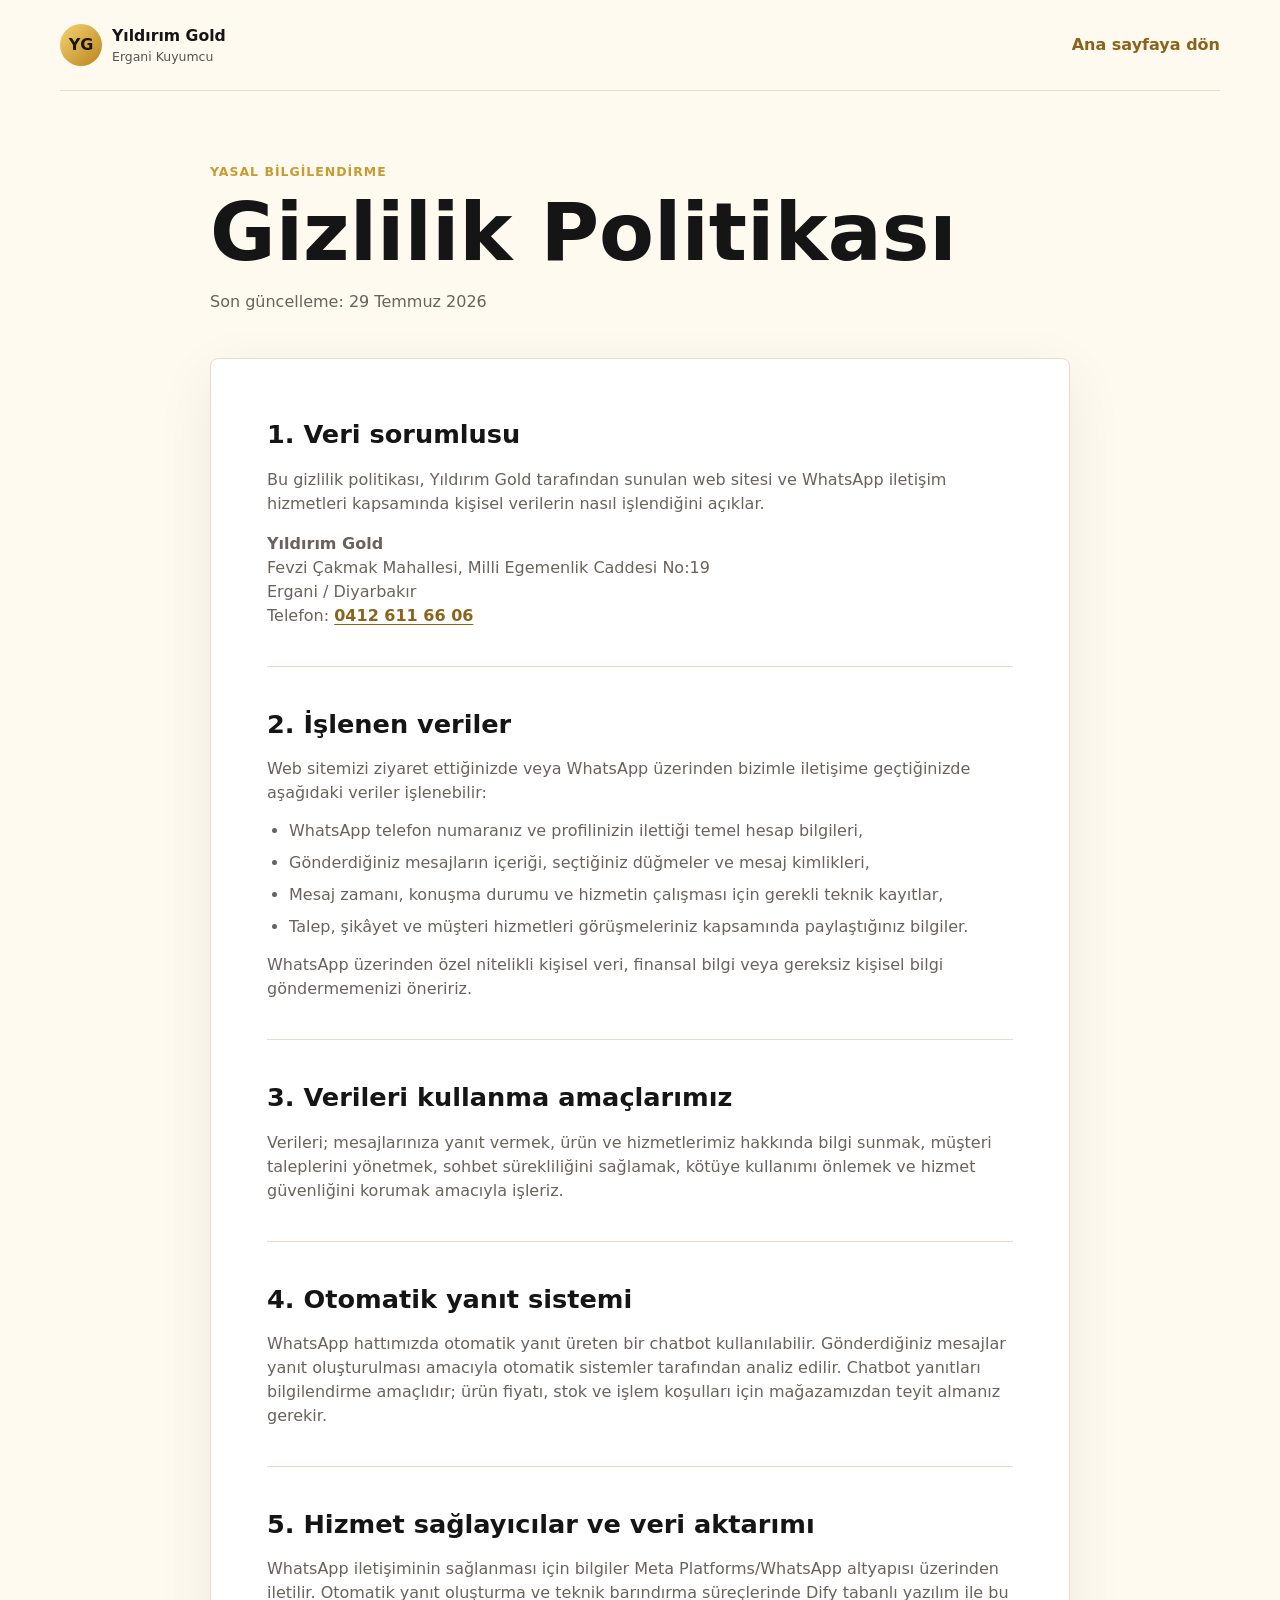
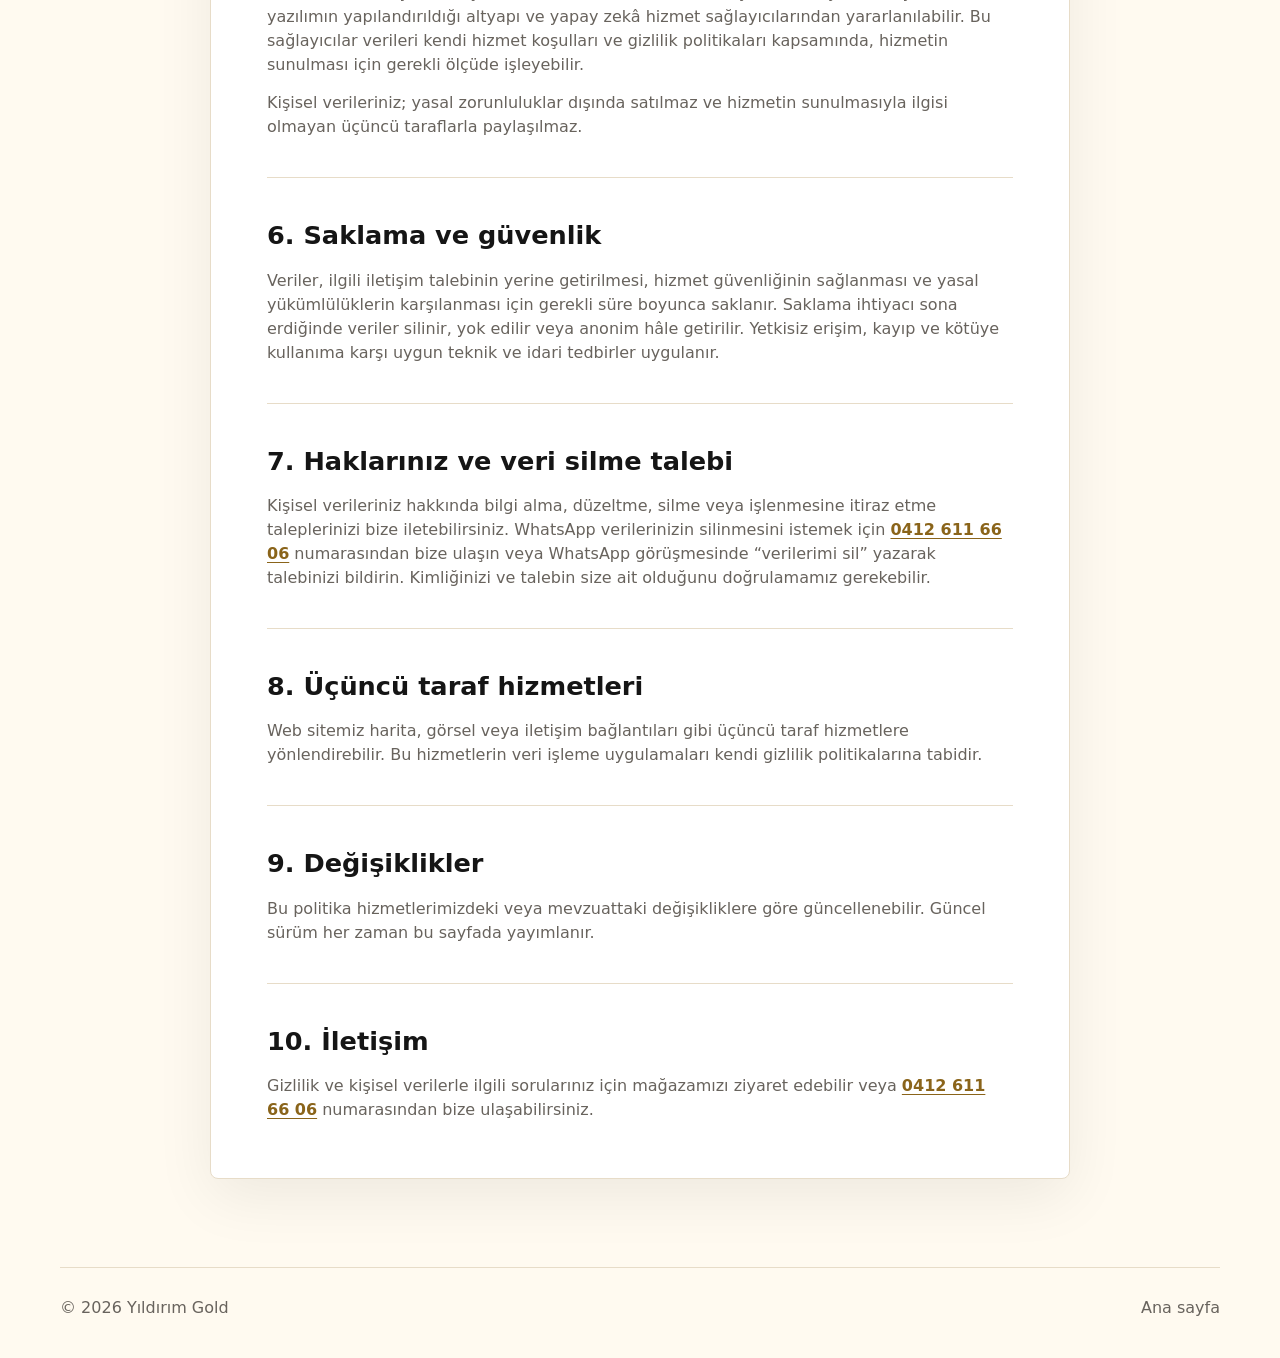
<file: gizlilik-politikasi.html>
<!doctype html>
<html lang="tr">
<head>
  <meta charset="utf-8">
  <meta name="viewport" content="width=device-width, initial-scale=1">
  <title>Gizlilik Politikası | Yıldırım Gold</title>
  <meta name="description" content="Yıldırım Gold web sitesi ve WhatsApp iletişim hizmetlerine ilişkin gizlilik politikası.">
  <link rel="icon" href="favicon.svg" type="image/svg+xml">
  <link rel="stylesheet" href="styles.css">
</head>
<body class="legal-page">
  <header class="legal-header">
    <a class="brand" href="/" aria-label="Yıldırım Gold ana sayfa"><span class="brand-mark">YG</span><span><strong>Yıldırım Gold</strong><small>Ergani Kuyumcu</small></span></a>
    <a class="text-link" href="/">Ana sayfaya dön</a>
  </header>
  <main class="legal-main">
    <div class="legal-title"><p class="eyebrow">Yasal bilgilendirme</p><h1>Gizlilik Politikası</h1><p>Son güncelleme: 29 Temmuz 2026</p></div>
    <article class="legal-content">
      <section><h2>1. Veri sorumlusu</h2><p>Bu gizlilik politikası, Yıldırım Gold tarafından sunulan web sitesi ve WhatsApp iletişim hizmetleri kapsamında kişisel verilerin nasıl işlendiğini açıklar.</p><address><strong>Yıldırım Gold</strong><br>Fevzi Çakmak Mahallesi, Milli Egemenlik Caddesi No:19<br>Ergani / Diyarbakır<br>Telefon: <a href="tel:+904126116606">0412 611 66 06</a></address></section>
      <section><h2>2. İşlenen veriler</h2><p>Web sitemizi ziyaret ettiğinizde veya WhatsApp üzerinden bizimle iletişime geçtiğinizde aşağıdaki veriler işlenebilir:</p><ul><li>WhatsApp telefon numaranız ve profilinizin ilettiği temel hesap bilgileri,</li><li>Gönderdiğiniz mesajların içeriği, seçtiğiniz düğmeler ve mesaj kimlikleri,</li><li>Mesaj zamanı, konuşma durumu ve hizmetin çalışması için gerekli teknik kayıtlar,</li><li>Talep, şikâyet ve müşteri hizmetleri görüşmeleriniz kapsamında paylaştığınız bilgiler.</li></ul><p>WhatsApp üzerinden özel nitelikli kişisel veri, finansal bilgi veya gereksiz kişisel bilgi göndermemenizi öneririz.</p></section>
      <section><h2>3. Verileri kullanma amaçlarımız</h2><p>Verileri; mesajlarınıza yanıt vermek, ürün ve hizmetlerimiz hakkında bilgi sunmak, müşteri taleplerini yönetmek, sohbet sürekliliğini sağlamak, kötüye kullanımı önlemek ve hizmet güvenliğini korumak amacıyla işleriz.</p></section>
      <section><h2>4. Otomatik yanıt sistemi</h2><p>WhatsApp hattımızda otomatik yanıt üreten bir chatbot kullanılabilir. Gönderdiğiniz mesajlar yanıt oluşturulması amacıyla otomatik sistemler tarafından analiz edilir. Chatbot yanıtları bilgilendirme amaçlıdır; ürün fiyatı, stok ve işlem koşulları için mağazamızdan teyit almanız gerekir.</p></section>
      <section><h2>5. Hizmet sağlayıcılar ve veri aktarımı</h2><p>WhatsApp iletişiminin sağlanması için bilgiler Meta Platforms/WhatsApp altyapısı üzerinden iletilir. Otomatik yanıt oluşturma ve teknik barındırma süreçlerinde Dify tabanlı yazılım ile bu yazılımın yapılandırıldığı altyapı ve yapay zekâ hizmet sağlayıcılarından yararlanılabilir. Bu sağlayıcılar verileri kendi hizmet koşulları ve gizlilik politikaları kapsamında, hizmetin sunulması için gerekli ölçüde işleyebilir.</p><p>Kişisel verileriniz; yasal zorunluluklar dışında satılmaz ve hizmetin sunulmasıyla ilgisi olmayan üçüncü taraflarla paylaşılmaz.</p></section>
      <section><h2>6. Saklama ve güvenlik</h2><p>Veriler, ilgili iletişim talebinin yerine getirilmesi, hizmet güvenliğinin sağlanması ve yasal yükümlülüklerin karşılanması için gerekli süre boyunca saklanır. Saklama ihtiyacı sona erdiğinde veriler silinir, yok edilir veya anonim hâle getirilir. Yetkisiz erişim, kayıp ve kötüye kullanıma karşı uygun teknik ve idari tedbirler uygulanır.</p></section>
      <section><h2>7. Haklarınız ve veri silme talebi</h2><p>Kişisel verileriniz hakkında bilgi alma, düzeltme, silme veya işlenmesine itiraz etme taleplerinizi bize iletebilirsiniz. WhatsApp verilerinizin silinmesini istemek için <a href="tel:+904126116606">0412 611 66 06</a> numarasından bize ulaşın veya WhatsApp görüşmesinde “verilerimi sil” yazarak talebinizi bildirin. Kimliğinizi ve talebin size ait olduğunu doğrulamamız gerekebilir.</p></section>
      <section><h2>8. Üçüncü taraf hizmetleri</h2><p>Web sitemiz harita, görsel veya iletişim bağlantıları gibi üçüncü taraf hizmetlere yönlendirebilir. Bu hizmetlerin veri işleme uygulamaları kendi gizlilik politikalarına tabidir.</p></section>
      <section><h2>9. Değişiklikler</h2><p>Bu politika hizmetlerimizdeki veya mevzuattaki değişikliklere göre güncellenebilir. Güncel sürüm her zaman bu sayfada yayımlanır.</p></section>
      <section><h2>10. İletişim</h2><p>Gizlilik ve kişisel verilerle ilgili sorularınız için mağazamızı ziyaret edebilir veya <a href="tel:+904126116606">0412 611 66 06</a> numarasından bize ulaşabilirsiniz.</p></section>
    </article>
  </main>
  <footer class="site-footer"><span>© 2026 Yıldırım Gold</span><a href="/">Ana sayfa</a></footer>
</body>
</html>
</file>
<file: styles.css>
:root {
  --ink: #151515;
  --muted: #68635d;
  --paper: #fffaf0;
  --surface: #ffffff;
  --line: #e7dcc8;
  --gold: #c79a32;
  --gold-dark: #8a641a;
  --green: #128c4a;
  --shadow: 0 24px 70px rgba(20, 17, 12, 0.14);
  --max: 1160px;
}

* {
  box-sizing: border-box;
}

html {
  scroll-behavior: smooth;
}

body {
  margin: 0;
  color: var(--ink);
  background: var(--paper);
  font-family: Inter, ui-sans-serif, system-ui, -apple-system, BlinkMacSystemFont, "Segoe UI", sans-serif;
  line-height: 1.5;
}

img {
  display: block;
  max-width: 100%;
}

a {
  color: inherit;
  text-decoration: none;
}

.site-header {
  position: fixed;
  inset: 0 0 auto;
  z-index: 30;
  display: grid;
  grid-template-columns: auto 1fr auto;
  align-items: center;
  gap: 24px;
  width: min(calc(100% - 32px), var(--max));
  margin: 16px auto 0;
  padding: 12px;
  border: 1px solid rgba(255, 255, 255, 0.24);
  border-radius: 8px;
  color: #fff;
  background: rgba(20, 18, 16, 0.42);
  backdrop-filter: blur(16px);
  transition: background 180ms ease, color 180ms ease, box-shadow 180ms ease;
}

.site-header.is-scrolled,
.site-header.is-open {
  color: var(--ink);
  background: rgba(255, 250, 240, 0.94);
  border-color: rgba(199, 154, 50, 0.18);
  box-shadow: 0 12px 40px rgba(20, 17, 12, 0.08);
}

.brand {
  display: inline-flex;
  align-items: center;
  gap: 10px;
  min-width: max-content;
}

.brand-mark {
  display: grid;
  place-items: center;
  width: 42px;
  height: 42px;
  border-radius: 50%;
  color: #1b1407;
  background: linear-gradient(135deg, #f6d372, #b9841d);
  font-weight: 800;
  letter-spacing: 0;
}

.brand strong,
.brand small {
  display: block;
}

.brand strong {
  font-size: 0.98rem;
}

.brand small {
  color: currentColor;
  opacity: 0.72;
  font-size: 0.78rem;
}

.site-nav {
  justify-self: center;
  display: flex;
  align-items: center;
  gap: 26px;
  font-size: 0.92rem;
}

.site-nav a {
  opacity: 0.88;
}

.site-nav a:hover {
  opacity: 1;
}

.header-action,
.btn,
.price-toolbar a,
.floating-whatsapp {
  display: inline-flex;
  align-items: center;
  justify-content: center;
  min-height: 44px;
  border-radius: 8px;
  font-weight: 700;
}

.header-action {
  padding: 0 18px;
  color: #fff;
  background: var(--green);
}

.nav-toggle {
  display: none;
  width: 44px;
  height: 44px;
  border: 0;
  border-radius: 8px;
  background: rgba(255, 255, 255, 0.16);
}

.nav-toggle span {
  display: block;
  width: 18px;
  height: 2px;
  margin: 5px auto;
  background: currentColor;
}

.hero {
  position: relative;
  min-height: 92vh;
  display: grid;
  align-items: end;
  overflow: hidden;
  color: #fff;
  background: #171410;
}

.hero picture,
.hero img,
.hero-overlay {
  position: absolute;
  inset: 0;
  width: 100%;
  height: 100%;
}

.hero img {
  object-fit: cover;
}

.hero-overlay {
  background:
    linear-gradient(90deg, rgba(0, 0, 0, 0.76), rgba(0, 0, 0, 0.28) 58%, rgba(0, 0, 0, 0.48)),
    linear-gradient(0deg, rgba(0, 0, 0, 0.68), rgba(0, 0, 0, 0.05) 42%);
}

.hero-content {
  position: relative;
  z-index: 1;
  width: min(calc(100% - 32px), var(--max));
  margin: 0 auto;
  padding: 180px 0 156px;
}

.eyebrow {
  margin: 0 0 12px;
  color: var(--gold);
  font-size: 0.78rem;
  font-weight: 800;
  letter-spacing: 0.08em;
  text-transform: uppercase;
}

.hero h1 {
  max-width: 780px;
  margin: 0;
  font-size: clamp(4rem, 11vw, 9.5rem);
  line-height: 0.88;
  letter-spacing: 0;
}

.hero-copy {
  max-width: 600px;
  margin: 28px 0 0;
  color: rgba(255, 255, 255, 0.9);
  font-size: clamp(1.15rem, 2vw, 1.45rem);
}

.hero-actions,
.contact-actions {
  display: flex;
  flex-wrap: wrap;
  gap: 12px;
  margin-top: 32px;
}

.btn {
  padding: 0 22px;
  border: 1px solid transparent;
}

.btn-primary {
  color: #1b1407;
  background: linear-gradient(135deg, #f5d36f, #c08b22);
}

.btn-ghost {
  color: #fff;
  border-color: rgba(255, 255, 255, 0.42);
  background: rgba(255, 255, 255, 0.08);
}

.btn-dark {
  color: #fff;
  background: var(--ink);
}

.hero-strip {
  position: absolute;
  z-index: 2;
  left: 50%;
  bottom: 24px;
  display: grid;
  grid-template-columns: repeat(3, 1fr);
  width: min(calc(100% - 32px), var(--max));
  transform: translateX(-50%);
  border: 1px solid rgba(255, 255, 255, 0.22);
  border-radius: 8px;
  background: rgba(18, 17, 15, 0.54);
  backdrop-filter: blur(12px);
}

.hero-strip span {
  padding: 18px 22px;
  border-right: 1px solid rgba(255, 255, 255, 0.14);
  color: rgba(255, 255, 255, 0.74);
}

.hero-strip span:last-child {
  border-right: 0;
}

.hero-strip strong {
  display: block;
  color: #fff;
  font-size: 1.05rem;
}

.section {
  width: min(calc(100% - 32px), var(--max));
  margin: 0 auto;
  padding: 88px 0;
}

.section-heading {
  max-width: 720px;
  margin-bottom: 34px;
}

.section-heading h2,
.story-content h2,
.contact-panel h2 {
  margin: 0;
  font-size: clamp(2rem, 4vw, 4rem);
  line-height: 1.02;
  letter-spacing: 0;
}

.section-heading p:not(.eyebrow),
.story-content p,
.contact-panel dd,
.trust-item span {
  color: var(--muted);
}

.price-toolbar {
  display: flex;
  align-items: center;
  justify-content: space-between;
  gap: 16px;
  margin-bottom: 16px;
  padding: 14px 16px;
  border: 1px solid var(--line);
  border-radius: 8px;
  background: rgba(255, 255, 255, 0.56);
}

.price-toolbar a {
  min-height: 38px;
  padding: 0 14px;
  color: #fff;
  background: var(--ink);
  font-size: 0.9rem;
}

.price-grid {
  display: grid;
  grid-template-columns: repeat(3, 1fr);
  gap: 12px;
}

.price-card {
  display: flex;
  align-items: center;
  justify-content: space-between;
  gap: 18px;
  min-height: 116px;
  padding: 22px;
  border: 1px solid var(--line);
  border-radius: 8px;
  background: var(--surface);
  box-shadow: 0 8px 30px rgba(20, 17, 12, 0.04);
}

.price-card span {
  font-weight: 800;
}

.price-card div {
  text-align: right;
}

.price-card strong,
.price-card small {
  display: block;
}

.price-card strong {
  color: var(--gold-dark);
  font-size: 1.1rem;
}

.price-card small {
  color: var(--muted);
  font-size: 0.78rem;
}

.product-grid {
  display: grid;
  grid-template-columns: repeat(3, 1fr);
  gap: 18px;
}

.product-card {
  overflow: hidden;
  border: 1px solid var(--line);
  border-radius: 8px;
  background: var(--surface);
  box-shadow: var(--shadow);
}

.product-card img {
  width: 100%;
  aspect-ratio: 4 / 3;
  object-fit: cover;
}

.product-card div {
  padding: 20px;
}

.product-card h3 {
  margin: 0 0 8px;
  font-size: 1.18rem;
}

.product-card p {
  margin: 0;
  color: var(--muted);
}

.story-section {
  display: grid;
  grid-template-columns: minmax(0, 0.95fr) minmax(0, 1.05fr);
  gap: clamp(28px, 6vw, 72px);
  align-items: center;
  width: min(calc(100% - 32px), var(--max));
  margin: 0 auto;
  padding: 72px 0 96px;
}

.story-media img {
  width: 100%;
  aspect-ratio: 4 / 5;
  object-fit: cover;
  border-radius: 8px;
  box-shadow: var(--shadow);
}

.story-content p {
  font-size: 1.05rem;
}

.text-link {
  display: inline-flex;
  margin-top: 12px;
  color: var(--gold-dark);
  font-weight: 800;
}

.trust-section {
  display: grid;
  grid-template-columns: repeat(3, 1fr);
  gap: 12px;
  padding-top: 0;
}

.trust-item {
  padding: 24px;
  border: 1px solid var(--line);
  border-radius: 8px;
  background: #171410;
}

.trust-item strong,
.trust-item span {
  display: block;
}

.trust-item strong {
  color: #fff;
  font-size: 1.08rem;
}

.trust-item span {
  margin-top: 8px;
  color: rgba(255, 255, 255, 0.72);
}

.contact-section {
  display: grid;
  grid-template-columns: minmax(0, 1fr) minmax(320px, 0.78fr);
  gap: 18px;
  width: min(calc(100% - 32px), var(--max));
  margin: 0 auto;
  padding: 0 0 88px;
}

.contact-panel,
.map-panel a {
  min-height: 420px;
  border-radius: 8px;
}

.contact-panel {
  padding: clamp(28px, 5vw, 52px);
  background: var(--surface);
  border: 1px solid var(--line);
}

.contact-panel dl {
  display: grid;
  grid-template-columns: repeat(2, 1fr);
  gap: 18px;
  margin: 28px 0 0;
}

.contact-panel dt {
  color: var(--gold-dark);
  font-weight: 800;
}

.contact-panel dd {
  margin: 4px 0 0;
}

.map-panel a {
  position: relative;
  display: flex;
  flex-direction: column;
  justify-content: end;
  padding: 28px;
  overflow: hidden;
  color: #fff;
  background:
    linear-gradient(0deg, rgba(0, 0, 0, 0.72), rgba(0, 0, 0, 0.16)),
    url("https://images.pexels.com/photos/31209274/pexels-photo-31209274.jpeg?auto=compress&cs=tinysrgb&w=1100") center/cover;
}

.map-panel span {
  color: var(--gold);
  font-weight: 800;
  text-transform: uppercase;
  letter-spacing: 0.08em;
  font-size: 0.78rem;
}

.map-panel strong {
  margin-top: 8px;
  font-size: clamp(1.8rem, 3vw, 3rem);
  line-height: 1;
}

.map-panel small {
  margin-top: 12px;
  color: rgba(255, 255, 255, 0.78);
}

.floating-whatsapp {
  position: fixed;
  right: 18px;
  bottom: 18px;
  z-index: 25;
  padding: 0 18px;
  color: #fff;
  background: var(--green);
  box-shadow: 0 14px 40px rgba(18, 140, 74, 0.28);
}

.site-footer {
  display: flex;
  justify-content: space-between;
  align-items: center;
  flex-wrap: wrap;
  gap: 16px;
  width: min(calc(100% - 32px), var(--max));
  margin: 0 auto;
  padding: 28px 0 38px;
  border-top: 1px solid var(--line);
  color: var(--muted);
}


.site-footer a:hover { color: var(--gold-dark); }
.legal-page { min-height: 100vh; }
.legal-header { display:flex; align-items:center; justify-content:space-between; gap:24px; width:min(calc(100% - 32px), var(--max)); margin:0 auto; padding:24px 0; border-bottom:1px solid var(--line); }
.legal-header .text-link { margin-top:0; }
.legal-main { width:min(calc(100% - 32px), 860px); margin:0 auto; padding:72px 0 88px; }
.legal-title { margin-bottom:44px; }
.legal-title h1 { margin:0; font-size:clamp(2.6rem, 7vw, 5rem); line-height:.98; }
.legal-title > p:last-child { margin:18px 0 0; color:var(--muted); }
.legal-content { padding:clamp(24px, 6vw, 56px); border:1px solid var(--line); border-radius:8px; background:var(--surface); box-shadow:0 18px 60px rgba(20,17,12,.07); }
.legal-content section + section { margin-top:38px; padding-top:38px; border-top:1px solid var(--line); }
.legal-content h2 { margin:0 0 14px; font-size:clamp(1.25rem, 3vw, 1.6rem); }
.legal-content p, .legal-content li, .legal-content address { color:var(--muted); }
.legal-content p { margin:0; }
.legal-content p + p { margin-top:14px; }
.legal-content ul { margin:14px 0; padding-left:22px; }
.legal-content li + li { margin-top:8px; }
.legal-content address { margin-top:16px; font-style:normal; }
.legal-content a { color:var(--gold-dark); font-weight:700; text-decoration:underline; text-underline-offset:3px; }
@media (max-width:640px) { .legal-header { padding:16px 0; } .legal-header .brand small { display:none; } .legal-main { padding:48px 0 64px; } }
@media (max-width: 900px) {
  .site-header {
    grid-template-columns: auto auto;
  }

  .nav-toggle {
    display: block;
    justify-self: end;
    color: currentColor;
  }

  .site-nav,
  .header-action {
    display: none;
  }

  .site-header.is-open .site-nav {
    grid-column: 1 / -1;
    display: grid;
    justify-self: stretch;
    gap: 0;
    padding-top: 8px;
  }

  .site-header.is-open .site-nav a {
    padding: 13px 4px;
    border-top: 1px solid rgba(138, 100, 26, 0.14);
  }

  .price-grid,
  .product-grid,
  .trust-section,
  .contact-section,
  .story-section {
    grid-template-columns: 1fr;
  }

  .story-media img {
    aspect-ratio: 16 / 10;
  }
}

@media (max-width: 640px) {
  .site-header {
    width: calc(100% - 20px);
    margin-top: 10px;
  }

  .hero {
    min-height: 94vh;
  }

  .hero-content {
    width: calc(100% - 28px);
    padding: 142px 0 210px;
  }

  .hero h1 {
    font-size: clamp(3.45rem, 20vw, 5.2rem);
  }

  .hero-strip {
    grid-template-columns: 1fr;
    width: calc(100% - 28px);
  }

  .hero-strip span {
    padding: 12px 16px;
    border-right: 0;
    border-bottom: 1px solid rgba(255, 255, 255, 0.14);
  }

  .hero-strip span:last-child {
    border-bottom: 0;
  }

  .section,
  .story-section,
  .contact-section,
  .site-footer {
    width: calc(100% - 28px);
  }

  .section {
    padding: 68px 0;
  }

  .price-toolbar,
  .price-card {
    align-items: flex-start;
    flex-direction: column;
  }

  .price-card div {
    text-align: left;
  }

  .contact-panel dl {
    grid-template-columns: 1fr;
  }

  .contact-panel,
  .map-panel a {
    min-height: auto;
  }

  .map-panel a {
    min-height: 320px;
  }

  .site-footer {
    flex-direction: column;
  }
}
</file>
